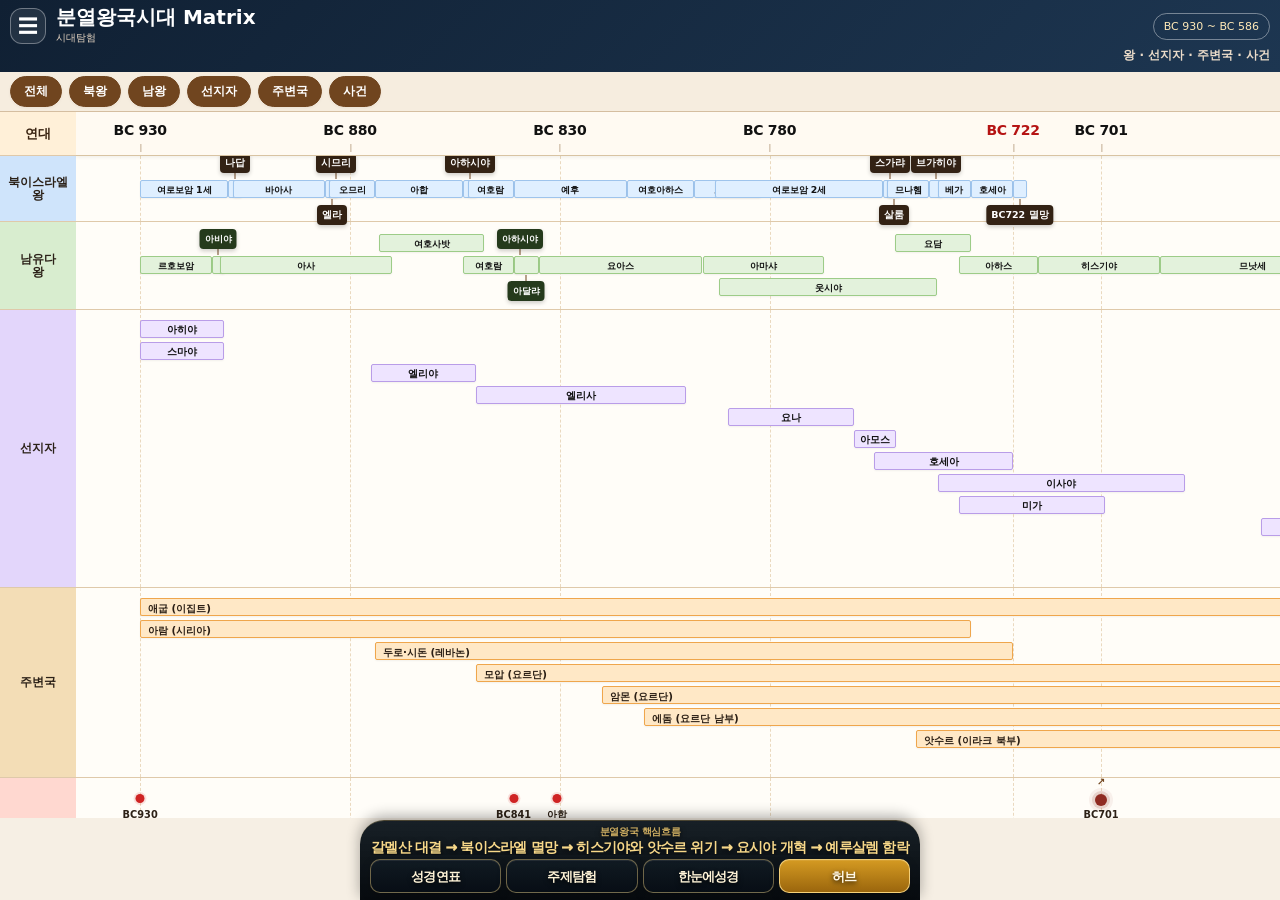
<file: index.html>
<!DOCTYPE html>
<html lang="ko">
<head>
<meta charset="UTF-8">
<meta name="viewport" content="width=device-width, initial-scale=1.0, viewport-fit=cover">
<title>CEN Bible 분열왕국 Matrix</title>
<link rel="manifest" href="manifest.json">
<meta name="theme-color" content="#132235">
<style>
*{box-sizing:border-box}
html,body{
  margin:0;padding:0;width:100%;height:100%;
  overflow:hidden;
  font-family:system-ui,-apple-system,BlinkMacSystemFont,"Segoe UI",sans-serif;
  background:#f6efe4;color:#17130f;
}
.header{
  height:72px;background:linear-gradient(135deg,#102033,#1d3651) !important;
  color:#fff;padding:7px 10px 5px;
  box-shadow:0 2px 10px rgba(0,0,0,.16);
}
.headerTop{height:38px;display:flex;align-items:center;gap:10px}
.menuBtn{
  width:36px;height:36px;border-radius:12px;
  border:1px solid rgba(255,255,255,.35);
  background:rgba(255,255,255,.08);color:#fff;font-size:20px;
}
.brand{flex:1;min-width:0}
.brand b{display:block;font-size:20px;font-weight:900;line-height:1}
.brand span{display:block;font-size:10px;color:#e8d7c4;margin-top:4px}
.period{
  border:1px solid rgba(255,255,255,.4);
  border-radius:999px;padding:6px 10px;
  font-size:11px;color:#ffe9b7;white-space:nowrap;
}
.headerBottom{
  height:20px;display:flex;justify-content:space-between;align-items:center;
  font-size:12px;font-weight:900;
}
.headerBottom span:last-child{font-weight:600;color:#eadbc9}

/* 상단 탭 스타일 */
.tabs{
  height:40px;display:flex;gap:7px;align-items:center;overflow-x:auto;
  padding:5px 10px;background:#f6eddf !important;border-bottom:1px solid #d5bea0 !important;
}
.tab{
  flex:0 0 auto;padding:6px 13px;border-radius:999px;
  border:1px solid #c4ab87;background:#fffaf2;
  font-size:12px;font-weight:900;color:#1e150f;
  box-shadow:0 1px 3px rgba(60,35,15,.06);
  cursor:pointer;
  transition: all 0.2s;
}
.tab.active{background:#70451f !important;color:#fff !important;border-color:#70451f !important;}

.main{
  height:calc(100% - 72px - 40px - 46px);
  overflow:auto;background:#fffaf2 !important;
}
.matrix{
  min-width:1680px !important;
  display:grid;
  grid-template-columns:76px 1fr !important;
  background:#fffdf8 !important;
}
.left{
  position:sticky;left:0;z-index:20;
  display:flex;align-items:center;justify-content:center;text-align:center;
  font-weight:900;border-right:none !important;border-bottom:1px solid #dfc9aa !important;
  white-space:normal !important;
  word-break:keep-all !important;
  overflow:hidden !important;
}
.axisLeft{
  height:44px;font-size:13px;background:#fff0d8 !important;
  position:sticky;top:0;z-index:40;
  width:76px !important;min-width:76px !important;max-width:76px !important;
  color:#3a2412 !important;
}
.axis{
  position:sticky;top:0;z-index:30;
  height:44px;background:#fffaf2 !important;border-bottom:1px solid #d8c3a2;
  box-shadow:0 1px 4px rgba(0,0,0,.07);
  overflow:visible !important;
}
.tick{
  position:absolute;top:10px;transform:translateX(-50%);
  font-size:14px !important;font-weight:900;color:#111;white-space:nowrap !important;
  letter-spacing:-.3px;
}
.tick.red{color:#b51313}
.tick:after{
  content:"";position:absolute;left:50%;top:22px;width:1px;height:8px;background:#c2ad93 !important;
}
.grid{
  position:absolute;top:0;bottom:0;border-left:1px dashed #ead9bf !important;
}
.left.rowLabel{
  width:76px !important;min-width:76px !important;max-width:76px !important;
  font-size:11.5px !important;line-height:1.08 !important;padding:1px !important;
  color:#2b2118 !important;
}
.left.rowLabel br { display:block !important; }

.labelNorth{background:#e7f3ff !important;}
.labelSouth{background:#ecf7e6 !important;}
.labelProphets{background:#f2ebff !important;}
.labelNations{background:#fff0d8 !important;}
.labelEvents{background:#ffece8 !important;}

/* 행 플롯 영역 */
.plot{
  position:relative;overflow:visible !important;border-bottom:1px solid #dfc9aa !important;background:#fffdf8 !important;
}
.bar{
  position:absolute;height:18px;line-height:18px;border-radius:2px !important;
  padding:0 5px;font-size:10.3px !important;font-weight:900;color:#111;
  border:1px solid rgba(0,0,0,.14);white-space:nowrap;overflow:hidden;
  text-align:center;box-shadow:0 1px 2px rgba(0,0,0,.05);
  cursor:pointer;
  z-index:2;
}
.northBar{background:#dfefff !important;border-color:#9ec4ec !important;}
.southBar{background:#e3f2dc !important;border-color:#9dcc88 !important;}
.prophetBar{background:#eee4ff !important;border-color:#b99de8 !important;}
.nationBar{background:#ffe8c6 !important;border-color:#efa64c !important;text-align:left;overflow:hidden !important;}

/* 왕들의 위/아래 교차 배치 지시선 레이아웃 */
.bar.pin-top, .bar.pin-bottom {
  overflow:visible !important;
  text-indent: -9999px;
}
.bar.pin-top::after {
  content: attr(data-display-name);
  position: absolute;
  bottom: 24px;
  left: 50%;
  transform: translateX(-50%);
  background: #332214;
  color: #fff;
  font-size: 9.5px;
  padding: 1px 5px;
  border-radius: 4px;
  text-indent: 0;
  white-space: nowrap;
  box-shadow: 0 2px 4px rgba(0,0,0,0.2);
  z-index: 10;
}
.bar.pin-top::before {
  content: "";
  position: absolute;
  bottom: 18px;
  left: 50%;
  transform: translateX(-50%);
  width: 1px;
  height: 7px;
  background: #70451f;
  z-index: 9;
}
.bar.pin-bottom::after {
  content: attr(data-display-name);
  position: absolute;
  top: 24px;
  left: 50%;
  transform: translateX(-50%);
  background: #332214;
  color: #fff;
  font-size: 9.5px;
  padding: 1px 5px;
  border-radius: 4px;
  text-indent: 0;
  white-space: nowrap;
  box-shadow: 0 2px 4px rgba(0,0,0,0.2);
  z-index: 10;
}
.bar.pin-bottom::before {
  content: "";
  position: absolute;
  top: 18px;
  left: 50%;
  transform: translateX(-50%);
  width: 1px;
  height: 7px;
  background: #70451f;
  z-index: 9;
}
.bar.pin-top.south-pin::after, .bar.pin-bottom.south-pin::after {
  background: #253a1c;
}

/* 스마트 스크롤 동적 동기화 텍스트 레이블 스타일 */
.scroll-label {
  display: inline-block;
  font-weight: 900;
  color: #2b1f15;
  white-space: nowrap;
  will-change: transform;
  padding-left: 2px;
}

.dot{
  position:absolute;width:9px !important;height:9px !important;border-radius:50%;
  background:#cf2424 !important;transform:translateX(-50%);
  box-shadow:0 0 0 2px rgba(207,36,36,.12);
  cursor:pointer;
}
.eventText{
  position:absolute;width:72px;transform:translateX(-50%);
  text-align:center;font-size:9.8px !important;font-weight:900;line-height:1.12;
  color:#2d2116 !important;
}

/* 하단 와이드 액션바 구조 */
.actions{
  height:46px;display:flex;gap:7px;overflow-x:auto;align-items:center;
  padding:5px 10px;background:#f6eddf !important;border-top:1px solid #d5bea0 !important;
}
.action{
  flex:0 0 auto;padding:7px 15px;border-radius:12px;
  border:1px solid #c4ab87;background:#fffaf2 !important;font-size:12px;font-weight:900;
  box-shadow:0 1px 3px rgba(60,35,15,.06);
  white-space:nowrap;
}

.hidden{display:none!important}

/* 모달 */
.modal{
  position:fixed;inset:0;background:rgba(0,0,0,.38);z-index:100;
  display:none;align-items:center;justify-content:center;padding:16px;
}
.modal.show{display:flex}
.card{
  width:min(430px,100%);background:#fffaf2;border:1px solid #d1b58a;
  border-radius:16px;padding:15px;
}
.cardTitle{font-size:18px;font-weight:900;margin-bottom:7px;color:#3c2512}
.cardBody{font-size:13px;line-height:1.55;white-space:pre-line;color:#4b3828}
.close{
  width:100%;margin-top:12px;border:0;background:#70451f;color:white;
  border-radius:11px;padding:10px;font-weight:900;cursor:pointer;
}
/* 핵심 사건 허브목록 팝업 */
.hubListModal{display:grid;gap:8px;margin-top:6px}
.hubListModal button{width:100%;border:1px solid #c4ab87;background:#fff8e8;border-radius:13px;padding:11px 12px;text-align:left;font-weight:900;color:#17304a;box-shadow:0 1px 3px rgba(60,35,15,.06);}
.hubListModal button span{display:block;margin-top:3px;font-size:11px;color:#6d5b40;font-weight:800}


@media(max-width:420px){
  .matrix{grid-template-columns:72px 1fr !important;}
  .rowLabel{font-size:11px !important;}
  .axisLeft{font-size:12.5px !important;width:72px !important;min-width:72px !important;max-width:72px !important;}
}

/* north kingdom chronology fix: all north kings stop at BC 722 */
.plot.view.northKings .bar{font-size:9.4px !important;padding:0 3px !important;}


/* chronology correction: synced prophet activity dates with BC930~586 axis */
.labelNorth{background:#cfe4fb !important;}
.labelSouth{background:#d8edcf !important;}
.labelProphets{background:#e3d6fb !important;}
.labelNations{background:#f3ddb6 !important;}
.labelEvents{background:#ffd8d0 !important;}
.plot.view.prophets .bar{font-size:9.8px !important;}


/* hub link markers */
.dot[data-hub]{
  width:12px !important;
  height:12px !important;
  background:#8f2b22 !important;
  box-shadow:0 0 0 3px rgba(143,43,34,.16), 0 0 0 6px rgba(143,43,34,.06) !important;
}
.dot[data-hub]::after{
  content:"↗";
  position:absolute;
  left:50%;
  top:-18px;
  transform:translateX(-50%);
  font-size:10px;
  font-weight:900;
  color:#70451f;
}


/* BC586 label position fix */
.eventText.finalEvent{
  text-align:right !important;
  width:86px !important;
  transform:translateX(-86%) !important;
}


/* BC586 event label final fix: keep text close to dot */
.eventText586{
  width:76px !important;
  transform:translateX(-58%) !important;
  text-align:center !important;
  font-size:9.8px !important;
  line-height:1.12 !important;
  z-index:6 !important;
}


.eventText.finalEvent{
  transform:translateX(-58%) !important;
  text-align:center !important;
}


/* matrix review fixes: chronological accuracy and footer hub navigation */
.plot.view.southKings .bar{font-size:9.2px !important;padding:0 3px !important;}
.plot.view.southKings .bar.pin-top::after,.plot.view.southKings .bar.pin-bottom::after{font-size:9px !important;}
.action{cursor:pointer;}
.menuBtn{cursor:pointer;}

</style>

<style id="cen-divided-matrix-enhance-v1">
.cen-enhance-panel{max-width:760px;margin:14px auto;padding:0 10px;font-family:system-ui,-apple-system,BlinkMacSystemFont,"Segoe UI",sans-serif}
.cen-layer-card{background:linear-gradient(135deg,#fff8e8,#efe2c3);border:1px solid #cdb58b;border-radius:18px;padding:12px;margin:12px 0;box-shadow:0 4px 14px rgba(60,40,15,.08)}
.cen-layer-title{font-size:15px;font-weight:900;color:#17304a;border-left:6px solid #7b4b2c;padding-left:8px;margin-bottom:10px}
.cen-empire-flow{display:grid;grid-template-columns:repeat(3,minmax(0,1fr));gap:8px}
.cen-prophet-flow{display:grid;grid-template-columns:repeat(4,minmax(0,1fr));gap:8px}
.cen-collapse-flow{display:grid;grid-template-columns:repeat(2,minmax(0,1fr));gap:8px}
.cen-node{min-height:70px;background:#fffaf0;border:1px solid #d2bd96;border-radius:14px;padding:9px 7px;text-align:center}
.cen-node b{display:block;font-size:12px;color:#16213a}
.cen-node span{display:block;font-size:10px;color:#6a5639;margin-top:4px;line-height:1.35}
.cen-node.dark{background:linear-gradient(135deg,#2b3448,#682b22);border-color:#9e6748}.cen-node.dark b,.cen-node.dark span{color:#fff6df}
.cen-warning-strip{background:linear-gradient(90deg,#7b2f1c,#2b1a18);color:#fff6df;border-radius:16px;padding:12px;font-size:12px;line-height:1.5;font-weight:800;text-align:center;border:1px solid rgba(255,210,130,.35)}
.cen-countdown{display:grid;grid-template-columns:repeat(5,minmax(0,1fr));gap:6px}
.cen-count{background:#2f1e1b;color:#ffe3bd;border:1px solid #8b4a2a;border-radius:13px;padding:8px 4px;text-align:center;font-size:10px;font-weight:900}
.cen-count small{display:block;margin-top:4px;color:#d8b999;font-size:9px}
@media(max-width:430px){.cen-prophet-flow{grid-template-columns:repeat(2,minmax(0,1fr))}.cen-collapse-flow{grid-template-columns:1fr}.cen-countdown{grid-template-columns:repeat(2,minmax(0,1fr))}}
</style>


<style id="hub-click-area-fix">
.eventText{
  pointer-events:none !important;
  cursor:default !important;
}
.dot[data-hub]{
  cursor:pointer !important;
}
.plot.view.events{
  cursor:default !important;
}
</style>


<style id="hub-explore-button-style">
.eventText.hasHub{
  pointer-events:auto !important;
  cursor:default !important;
}
.hubExploreBtn{
  display:inline-block;
  margin-top:3px;
  padding:2px 5px;
  border-radius:999px;
  background:#70451f;
  color:#fff8e8;
  border:1px solid #a87942;
  font-size:8.5px;
  font-weight:900;
  line-height:1.1;
  box-shadow:0 1px 3px rgba(70,40,15,.18);
  cursor:pointer;
  white-space:nowrap;
}
.hubExploreBtn:active{
  transform:scale(.96);
}
</style>


<style id="CEN-UNIFIED-FOOTER-V5-CSS">
body{padding-bottom:92px!important}
.unifiedDock{position:fixed!important;left:50%!important;bottom:0!important;transform:translateX(-50%)!important;width:100%!important;max-width:560px!important;z-index:3000!important;padding:5px 10px calc(7px + env(safe-area-inset-bottom))!important;background:linear-gradient(to top,rgba(4,8,12,.98),rgba(9,18,26,.92))!important;border-top:1px solid rgba(247,216,137,.24)!important;box-shadow:0 -10px 24px rgba(0,0,0,.42)!important;backdrop-filter:blur(16px)!important;display:block!important;min-height:auto!important}
.unifiedDock .coreFlow{margin:0 0 4px!important;text-align:center!important;color:#f7d889!important;font-weight:900!important;line-height:1.18!important;font-size:clamp(10px,2.65vw,14px)!important;letter-spacing:-.055em!important;text-shadow:0 2px 6px rgba(0,0,0,.85)!important;white-space:normal!important;overflow:visible!important;text-overflow:clip!important}
.unifiedDock .coreFlow small{display:block!important;margin-bottom:1px!important;color:#d7b565!important;font-size:clamp(7px,1.9vw,10px)!important;font-weight:800!important;letter-spacing:-.03em!important;opacity:.95!important}
.unifiedDock .unifiedNav{display:grid!important;grid-template-columns:repeat(4,1fr)!important;gap:5px!important;width:100%!important;margin:0!important;padding:0!important}
.unifiedDock .action{min-height:34px!important;border:1.2px solid rgba(247,216,137,.42)!important;border-radius:10px!important;background:linear-gradient(180deg,rgba(18,28,36,.92),rgba(8,15,22,.9))!important;box-shadow:inset 0 1px 0 rgba(255,255,255,.08),0 5px 12px rgba(0,0,0,.30)!important;color:#fff4d8!important;text-decoration:none!important;font-size:clamp(10px,2.55vw,13px)!important;font-weight:950!important;display:flex!important;align-items:center!important;justify-content:center!important;line-height:1.0!important;text-align:center!important;letter-spacing:-.06em!important;text-shadow:0 2px 5px rgba(0,0,0,.75)!important;padding:0 2px!important;cursor:pointer!important}
.unifiedDock .action.main,.unifiedDock .action[data-link="hub"],.unifiedDock .action[data-footer="hub"]{background:linear-gradient(180deg,#d49a22,#9b660d)!important;border-color:rgba(255,224,142,.82)!important;color:#fff8e6!important;box-shadow:inset 0 1px 0 rgba(255,255,255,.2),0 5px 13px rgba(0,0,0,.34)!important}
@media(min-width:680px){.unifiedDock{border-radius:24px 24px 0 0!important}}
</style>


<style id="CEN-FOOTER-HEIGHT-FIX-V5B">
:root{--cen-footer-h:92px!important;}
.phone.main-content{bottom:calc(92px + env(safe-area-inset-bottom))!important;}
.app-container{background:#020b10!important;}
</style>

<style id="CEN-BLACK-GAP-FIX-V5C">
/* v5c: 기존 하단 흐름/푸터 예약공간 제거 + 통합 네비게이터 기준으로 재정렬 */
:root{--footer-h:92px!important;--flow-h:0px!important;--cen-footer-h:82px!important;}
.flow-dock,.fixedFooter:not(.unifiedDock),.cen-bottom-solid-bg,.jesus-flow-strip,.era-flow-strip{display:none!important;height:0!important;min-height:0!important;padding:0!important;margin:0!important;border:0!important;box-shadow:none!important;overflow:hidden!important;pointer-events:none!important;}
.viewport{bottom:calc(92px + env(safe-area-inset-bottom))!important;}
.unifiedDock{height:auto!important;min-height:0!important;}
.unifiedDock .action{min-height:34px!important;}
.unifiedDock .coreFlow{margin-bottom:4px!important;}
.unifiedDock .action[data-link="overview"]{letter-spacing:-.07em!important;}
</style>

<style id="CEN-SAFE-FOOTER-V5D">
:root{--cen-safe-footer-h:82px!important;}
html,body{padding-bottom:0!important;}
body{overflow-x:hidden!important;}
/* 기존 하단 예약/배경/구형 푸터는 완전히 제거 */
.cen-bottom-solid-bg,.jesus-flow-strip,.era-flow-strip,.flow-dock,.fixedFooter:not(#cenSafeFooter),footer.actions.unifiedDock:not(#cenSafeFooter){display:none!important;height:0!important;min-height:0!important;max-height:0!important;padding:0!important;margin:0!important;border:0!important;box-shadow:none!important;overflow:hidden!important;pointer-events:none!important;opacity:0!important;}
/* 타임라인형 M07/M08: 실제 스크롤 영역을 푸터 바로 위에서 끝냄 */
main.main{height:calc(100% - 72px - 40px - var(--cen-safe-footer-h) - env(safe-area-inset-bottom))!important;padding-bottom:0!important;margin-bottom:0!important;}
/* 이미지형 M09: 마지막 이미지가 푸터에 가리지 않도록 여유만 주고 검은 블록은 만들지 않음 */
.app{padding-bottom:calc(var(--cen-safe-footer-h) + env(safe-area-inset-bottom))!important;}
#cenSafeFooter{position:fixed!important;left:50%!important;right:auto!important;bottom:0!important;transform:translateX(-50%)!important;width:100%!important;max-width:560px!important;z-index:2147483000!important;display:block!important;padding:5px 10px calc(7px + env(safe-area-inset-bottom))!important;background:linear-gradient(to top,rgba(4,8,12,.99),rgba(9,18,26,.94))!important;border-top:1px solid rgba(247,216,137,.28)!important;box-shadow:0 -4px 14px rgba(0,0,0,.32)!important;backdrop-filter:blur(12px)!important;opacity:1!important;pointer-events:auto!important;}
#cenSafeFooter .coreFlow{display:block!important;margin:0 0 4px!important;padding:0!important;text-align:center!important;color:#f7d889!important;font-weight:950!important;line-height:1.16!important;font-size:clamp(10px,2.65vw,14px)!important;letter-spacing:-.055em!important;text-shadow:0 2px 6px rgba(0,0,0,.85)!important;white-space:nowrap!important;overflow:hidden!important;text-overflow:ellipsis!important;}
#cenSafeFooter .coreFlow small{display:block!important;margin:0 0 1px!important;color:#d7b565!important;font-size:clamp(7px,1.9vw,10px)!important;font-weight:800!important;letter-spacing:-.03em!important;opacity:.95!important;}
#cenSafeFooter .unifiedNav{display:grid!important;grid-template-columns:repeat(4,1fr)!important;gap:5px!important;width:100%!important;margin:0!important;padding:0!important;}
#cenSafeFooter .action{min-height:34px!important;height:34px!important;border:1.2px solid rgba(247,216,137,.42)!important;border-radius:10px!important;background:linear-gradient(180deg,rgba(18,28,36,.92),rgba(8,15,22,.9))!important;box-shadow:inset 0 1px 0 rgba(255,255,255,.08),0 4px 10px rgba(0,0,0,.28)!important;color:#fff4d8!important;text-decoration:none!important;font-size:clamp(10px,2.55vw,13px)!important;font-weight:950!important;display:flex!important;align-items:center!important;justify-content:center!important;line-height:1!important;text-align:center!important;letter-spacing:-.06em!important;text-shadow:0 2px 5px rgba(0,0,0,.75)!important;padding:0 2px!important;cursor:pointer!important;}
#cenSafeFooter .action.main,#cenSafeFooter .action[data-link="hub"],#cenSafeFooter .action[data-footer="hub"]{background:linear-gradient(180deg,#d49a22,#9b660d)!important;border-color:rgba(255,224,142,.82)!important;color:#fff8e6!important;}
</style>

</head>
<body>

<header class="header">
  <div class="headerTop">
    <button class="menuBtn">☰</button>
    <div class="brand">
      <b>분열왕국시대 Matrix</b>
      <span>시대탐험</span>
    </div>
    <div class="period">BC 930 ~ BC 586</div>
  </div>
  <div class="headerBottom">
    <span></span>
    <span>왕 · 선지자 · 주변국 · 사건</span>
  </div>
</header>

<nav class="tabs">
  <button class="tab active" data-view="all">전체</button>
  <button class="tab active" data-view="northKings">북왕</button>
  <button class="tab active" data-view="southKings">남왕</button>
  <button class="tab active" data-view="prophets">선지자</button>
  <button class="tab active" data-view="nations">주변국</button>
  <button class="tab active" data-view="events">사건</button>
</nav>

<main class="main" id="mainScroll">
<div class="matrix" id="matrix">

<div class="left axisLeft">연대</div>
<div class="axis">
  <div class="tick" style="left:4.00%">BC 930</div>
  <div class="tick" style="left:17.08%">BC 880</div>
  <div class="tick" style="left:30.16%">BC 830</div>
  <div class="tick" style="left:43.24%">BC 780</div>
  <div class="tick red" style="left:58.42%">BC 722</div>
  <div class="tick" style="left:63.91%">BC 701</div>
  <div class="tick" style="left:84.58%">BC 622</div>
  <div class="tick red" style="left:94.00%">BC 586</div>
</div>

<div class="left rowLabel labelNorth view northKings">북이스라엘<br>왕</div>
<div class="plot view northKings" style="height:66px">
  <div class="grid" style="left:4.00%"></div><div class="grid" style="left:17.08%"></div><div class="grid" style="left:30.16%"></div><div class="grid" style="left:43.24%"></div><div class="grid" style="left:58.42%"></div><div class="grid" style="left:63.91%"></div><div class="grid" style="left:84.58%"></div><div class="grid" style="left:94.00%"></div>
  <div class="bar northBar" data-title="여로보암 1세" data-info="연대: BC 930~909" style="left:4.00%;top:24px;width:5.49%">여로보암 1세</div>
  <div class="bar northBar pin-top" data-display-name="나답" data-title="나답" data-info="연대: BC 909~908" style="left:9.49%;top:24px;width:0.85%">나답</div>
  <div class="bar northBar" data-title="바아사" data-info="연대: BC 908~886" style="left:9.76%;top:24px;width:5.76%">바아사</div>
  <div class="bar northBar pin-bottom" data-display-name="엘라" data-title="엘라" data-info="연대: BC 886~885" style="left:15.51%;top:24px;width:0.85%">엘라</div>
  <div class="bar northBar pin-top" data-display-name="시므리" data-title="시므리" data-info="연대: BC 885, 7일 왕" style="left:15.77%;top:24px;width:0.85%">시므리</div>
  <div class="bar northBar" data-title="오므리" data-info="연대: BC 885~874" style="left:15.77%;top:24px;width:2.88%">오므리</div>
  <div class="bar northBar" data-title="아합" data-info="연대: BC 874~853" style="left:18.65%;top:24px;width:5.49%">아합</div>
  <div class="bar northBar pin-top" data-display-name="아하시야" data-title="아하시야" data-info="연대: BC 853~852" style="left:24.15%;top:24px;width:0.85%">아하시야</div>
  <div class="bar northBar" data-title="여호람" data-info="연대: BC 852~841" style="left:24.41%;top:24px;width:2.88%">여호람</div>
  <div class="bar northBar" data-title="예후" data-info="연대: BC 841~814" style="left:27.28%;top:24px;width:7.06%">예후</div>
  <div class="bar northBar" data-title="여호아하스" data-info="연대: BC 814~798" style="left:34.35%;top:24px;width:4.19%">여호아하스</div>
  <div class="bar northBar" data-title="요아스" data-info="연대: BC 798~782" style="left:38.53%;top:24px;width:4.19%">요아스</div>
  <div class="bar northBar" data-title="여로보암 2세" data-info="연대: BC 793~753" style="left:39.84%;top:24px;width:10.47%">여로보암 2세</div>
  <div class="bar northBar pin-top" data-display-name="스가랴" data-title="스가랴" data-info="연대: BC 753" style="left:50.31%;top:24px;width:0.85%">스가랴</div>
  <div class="bar northBar pin-bottom" data-display-name="살룸" data-title="살룸" data-info="연대: BC 752, 단명 왕" style="left:50.57%;top:24px;width:0.85%">살룸</div>
  <div class="bar northBar" data-title="므나헴" data-info="연대: BC 752~742" style="left:50.57%;top:24px;width:2.62%">므나헴</div>
  <div class="bar northBar pin-top" data-display-name="브가히야" data-title="브가히야" data-info="연대: BC 742~740" style="left:53.19%;top:24px;width:0.85%">브가히야</div>
  <div class="bar northBar" data-title="베가" data-info="연대: BC 740~732" style="left:53.71%;top:24px;width:2.09%">베가</div>
  <div class="bar northBar" data-title="호세아" data-info="연대: BC 732~722, 북이스라엘 마지막 왕" style="left:55.80%;top:24px;width:2.62%">호세아</div>
  <div class="bar northBar pin-bottom" data-display-name="BC722 멸망" data-title="북이스라엘 멸망" data-info="BC 722 앗수르에 의해 사마리아가 함락되고 북이스라엘이 멸망합니다." style="left:58.42%;top:24px;width:0.85%">멸망</div>
</div>

<div class="left rowLabel labelSouth view southKings">남유다<br>왕</div>
<div class="plot view southKings" style="height:88px">
  <div class="grid" style="left:4.00%"></div><div class="grid" style="left:17.08%"></div><div class="grid" style="left:30.16%"></div><div class="grid" style="left:43.24%"></div><div class="grid" style="left:58.42%"></div><div class="grid" style="left:63.91%"></div><div class="grid" style="left:84.58%"></div><div class="grid" style="left:94.00%"></div>

  <div class="bar southBar" data-title="르호보암" data-info="연대: BC 930~913" style="left:4.00%;top:34px;width:4.45%">르호보암</div>
  <div class="bar southBar pin-top south-pin" data-display-name="아비야" data-title="아비야" data-info="연대: BC 913~911" style="left:8.45%;top:34px;width:0.85%">아비야</div>
  <div class="bar southBar" data-title="아사" data-info="연대: BC 911~870" style="left:8.97%;top:34px;width:10.73%">아사</div>
  <div class="bar southBar" data-title="여호사밧" data-info="연대: BC 873~848" style="left:18.91%;top:12px;width:6.54%">여호사밧</div>
  <div class="bar southBar" data-title="여호람" data-info="연대: BC 853~841" style="left:24.15%;top:34px;width:3.14%">여호람</div>
  <div class="bar southBar pin-top south-pin" data-display-name="아하시야" data-title="아하시야" data-info="연대: BC 841" style="left:27.28%;top:34px;width:0.85%">아하시야</div>
  <div class="bar southBar pin-bottom south-pin" data-display-name="아달랴" data-title="아달랴" data-info="연대: BC 841~835" style="left:27.28%;top:34px;width:1.57%">아달랴</div>
  <div class="bar southBar" data-title="요아스" data-info="연대: BC 835~796" style="left:28.85%;top:34px;width:10.20%">요아스</div>
  <div class="bar southBar" data-title="아마샤" data-info="연대: BC 796~767" style="left:39.06%;top:34px;width:7.59%">아마샤</div>
  <div class="bar southBar" data-title="웃시야" data-info="연대: BC 792~740" style="left:40.10%;top:56px;width:13.60%">웃시야</div>
  <div class="bar southBar" data-title="요담" data-info="연대: BC 750~732" style="left:51.09%;top:12px;width:4.71%">요담</div>
  <div class="bar southBar" data-title="아하스" data-info="연대: BC 735~716" style="left:55.02%;top:34px;width:4.97%">아하스</div>
  <div class="bar southBar" data-title="히스기야" data-info="연대: BC 716~687" style="left:59.99%;top:34px;width:7.59%">히스기야</div>
  <div class="bar southBar" data-title="므낫세" data-info="연대: BC 687~643" style="left:67.58%;top:34px;width:11.51%">므낫세</div>
  <div class="bar southBar pin-top south-pin" data-display-name="아몬" data-title="아몬" data-info="연대: BC 643~641" style="left:79.09%;top:34px;width:0.85%">아몬</div>
  <div class="bar southBar" data-title="요시야" data-info="연대: BC 641~609" style="left:79.61%;top:34px;width:8.37%">요시야</div>
  <div class="bar southBar pin-top south-pin" data-display-name="여호아하스" data-title="여호아하스" data-info="연대: BC 609" style="left:87.98%;top:34px;width:0.85%">여호아하스</div>
  <div class="bar southBar" data-title="여호야김" data-info="연대: BC 609~598" style="left:87.98%;top:56px;width:2.88%">여호야김</div>
  <div class="bar southBar pin-top south-pin" data-display-name="여호야긴" data-title="여호야긴" data-info="연대: BC 598~597" style="left:90.86%;top:34px;width:0.85%">여호야긴</div>
  <div class="bar southBar" data-title="시드기야" data-info="연대: BC 597~586, 남유다 마지막 왕" style="left:91.12%;top:56px;width:2.88%">시드기야</div>
</div>

<div class="left rowLabel labelProphets view prophets">선지자</div>
<div class="plot view prophets" style="height:278px">
  <div class="grid" style="left:4.00%"></div><div class="grid" style="left:17.08%"></div><div class="grid" style="left:30.16%"></div><div class="grid" style="left:43.24%"></div><div class="grid" style="left:58.42%"></div><div class="grid" style="left:63.91%"></div><div class="grid" style="left:84.58%"></div><div class="grid" style="left:94.00%"></div>
  <div class="bar prophetBar" data-title="아히야" data-info="활동시기: 대략 BC 930~910&#10;여로보암 1세와 관련된 선지자. 왕상 11장, 14장" style="left:4.00%;top:10px;width:5.23%">아히야</div>
  <div class="bar prophetBar" data-title="스마야" data-info="활동시기: 대략 BC 930~910&#10;왕국 분열 직후 유다에 경고한 선지자. 왕상 12장, 대하 11장" style="left:4.00%;top:32px;width:5.23%">스마야</div>
  <div class="bar prophetBar" data-title="엘리야" data-info="활동시기: 대략 BC 875~850&#10;아합 시대 중심 활동. 갈멜산 대결과 연결. 왕상 17~19장" style="left:18.39%;top:54px;width:6.54%">엘리야</div>
  <div class="bar prophetBar" data-title="엘리사" data-info="활동시기: 대략 BC 850~800&#10;엘리야 이후 북이스라엘 여러 왕 시기에 활동. 왕하 2~13장" style="left:24.93%;top:76px;width:13.08%">엘리사</div>
  <div class="bar prophetBar" data-title="요나" data-info="활동시기: 대략 BC 790~760&#10;여로보암 2세 시기와 관련. 왕하 14:25, 요나" style="left:40.63%;top:98px;width:7.85%">요나</div>
  <div class="bar prophetBar" data-title="아모스" data-info="활동시기: 대략 BC 760~750&#10;여로보암 2세 말기 북이스라엘 사회 불의 책망" style="left:48.48%;top:120px;width:2.62%">아모스</div>
  <div class="bar prophetBar" data-title="호세아" data-info="활동시기: 대략 BC 755~722&#10;북이스라엘 멸망 전까지 언약 배반을 경고" style="left:49.78%;top:142px;width:8.63%">호세아</div>
  <div class="bar prophetBar" data-title="이사야" data-info="활동시기: 대략 BC 740~681&#10;웃시야·요담·아하스·히스기야 시대. 앗수르 위기와 연결" style="left:53.71%;top:164px;width:15.44%">이사야</div>
  <div class="bar prophetBar" data-title="미가" data-info="활동시기: 대략 BC 735~700&#10;요담·아하스·히스기야 시대. 남유다 사회 불의와 심판 경고" style="left:55.02%;top:186px;width:9.16%">미가</div>
  <div class="bar prophetBar" data-title="나훔" data-info="활동시기: 대략 BC 663~612&#10;앗수르 니느웨 심판 예언. 니느웨 멸망 직전 흐름" style="left:73.85%;top:208px;width:13.34%">나훔</div>
  <div class="bar prophetBar" data-title="스바냐" data-info="활동시기: 대략 BC 640~609&#10;요시야 시대 활동. 요시야 개혁 전후 배경" style="left:79.87%;top:230px;width:8.11%">스바냐</div>
  <div class="bar prophetBar" data-title="예레미야" data-info="활동시기: 대략 BC 627~586&#10;요시야 13년부터 남유다 멸망기까지 활동한 선지자" style="left:83.27%;top:252px;width:10.73%">예레미야</div>
</div>

<div class="left rowLabel labelNations view nations">주변국</div>
<div class="plot view nations" style="height:190px">
  <div class="grid" style="left:4.00%"></div><div class="grid" style="left:17.08%"></div><div class="grid" style="left:30.16%"></div><div class="grid" style="left:43.24%"></div><div class="grid" style="left:58.42%"></div><div class="grid" style="left:63.91%"></div><div class="grid" style="left:84.58%"></div><div class="grid" style="left:94.00%"></div>

  <div class="bar nationBar" data-title="애굽 (이집트)" data-info="분열왕국 전 기간에 걸쳐 유다와 이스라엘 주변 정세에 영향" style="left:4.00%;top:10px;width:90.00%"><span class="scroll-label">애굽 (이집트)</span></div>
  <div class="bar nationBar" data-title="아람 (시리아)" data-info="북이스라엘과 지속적으로 충돌한 북방 세력" style="left:4.00%;top:32px;width:51.80%"><span class="scroll-label">아람 (시리아)</span></div>
  <div class="bar nationBar" data-title="두로·시돈 (레바논)" data-info="이세벨과 바알 문화 유입의 배경이 된 해안 세력" style="left:18.65%;top:54px;width:39.77%"><span class="scroll-label">두로·시돈 (레바논)</span></div>
  <div class="bar nationBar" data-title="모압 (요르단)" data-info="이스라엘 및 유다와 영토·조공 갈등을 겪은 동쪽 세력" style="left:24.93%;top:76px;width:63.05%"><span class="scroll-label">모압 (요르단)</span></div>
  <div class="bar nationBar" data-title="암몬 (요르단)" data-info="요단 동편에서 유다 말기까지 영향을 준 세력" style="left:32.78%;top:98px;width:58.34%"><span class="scroll-label">암몬 (요르단)</span></div>
  <div class="bar nationBar" data-title="에돔 (요르단 남부)" data-info="남유다와 남방 무역로를 두고 갈등한 세력" style="left:35.40%;top:120px;width:58.60%"><span class="scroll-label">에돔 (요르단 남부)</span></div>
  <div class="bar nationBar" data-title="앗수르 (이라크 북부)" data-info="북이스라엘을 멸망시키고 남유다를 압박한 제국" style="left:52.40%;top:142px;width:34.80%"><span class="scroll-label">앗수르 (이라크 북부)</span></div>
  <div class="bar nationBar" data-title="바벨론 (이라크)" data-info="남유다 예루살렘을 함락시키고 포로기를 연 제국" style="left:83.53%;top:164px;width:10.47%"><span class="scroll-label">바벨론 (이라크)</span></div>
</div>

<div class="left rowLabel labelEvents view events">핵심<br>사건</div>
<div class="plot view events" style="height:188px">
  <div class="grid" style="left:4.00%"></div><div class="grid" style="left:17.08%"></div><div class="grid" style="left:30.16%"></div><div class="grid" style="left:43.24%"></div><div class="grid" style="left:58.42%"></div><div class="grid" style="left:63.91%"></div><div class="grid" style="left:84.58%"></div><div class="grid" style="left:94.00%"></div>

  <div class="dot" data-title="왕국 분열" data-info="연도: BC 930&#10;솔로몬 사후 남북 왕국 분열" style="left:4.00%;top:16px"></div>
  <div class="eventText" style="left:4.00%;top:32px">BC930<br>왕국분열</div>
  <div class="dot" data-title="아합과 바알 숭배 확산" data-info="우상 숭배의 극치와 신앙적 정체성 위기" style="left:30%;top:16px"></div>
  <div class="eventText" style="left:30%;top:32px">아합<br>바알숭배</div>
  <div class="dot" data-title="갈멜산 대결" data-info="엘리야 선지자와 바알 선지자들의 대결" style="left:24.93%;top:76px" data-hub="hubs/index.html?hub=carmel"></div>
  <div class="eventText hasHub" style="left:24.93%;top:92px">BC850경<br>갈멜산<br><span class="hubExploreBtn" data-hub-url="hubs/index.html?hub=carmel">허브탐험</span></div>
  <div class="dot" data-title="예후의 아합 왕조 심판" data-info="예후의 혁명과 아합 가문을 심판" style="left:27.28%;top:16px"></div>
  <div class="eventText" style="left:27.28%;top:32px">BC841<br>예후</div>
  <div class="dot" data-title="아모스·호세아의 경고" data-info="멸망 전 도덕적 배도와 언약 배반 경고" style="left:49.78%;top:76px"></div>
  <div class="eventText" style="left:49.78%;top:92px">아모스<br>호세아</div>
  <div class="dot" data-title="북이스라엘 멸망" data-info="BC 722 사마리아 함락 및 사멸" style="left:58.42%;top:136px" data-hub="hubs/index.html?hub=north-israel-fall"></div>
  <div class="eventText hasHub" style="left:58.42%;top:152px">BC722<br>북이스라엘<br>멸망<br><span class="hubExploreBtn" data-hub-url="hubs/index.html?hub=north-israel-fall">허브탐험</span></div>
  <div class="dot" data-title="히스기야와 앗수르 위기" data-info="BC 701 산헤립 군대의 예루살렘 포위와 극적 구원" style="left:63.91%;top:16px" data-hub="hubs/index.html?hub=hezekiah-assyria"></div>
  <div class="eventText hasHub" style="left:63.91%;top:32px">BC701<br>앗수르위기<br><span class="hubExploreBtn" data-hub-url="hubs/index.html?hub=hezekiah-assyria">허브탐험</span></div>
  <div class="dot" data-title="요시야 개혁" data-info="BC 622 성전 수리 중 성경 율법책 발견과 전국적 개혁" style="left:84.58%;top:76px" data-hub="hubs/index.html?hub=josiah-reform"></div>
  <div class="eventText hasHub" style="left:84.58%;top:92px">BC622<br>요시야개혁<br><span class="hubExploreBtn" data-hub-url="hubs/index.html?hub=josiah-reform">허브탐험</span></div>
  <div class="dot" data-title="예루살렘 함락" data-info="BC 586 느부갓네살에 의한 남유다 함락과 성전 파괴" style="left:94.00%;top:136px" data-hub="hubs/index.html?hub=jerusalem-fall"></div>
  <div class="eventText hasHub" style="left:94.00%;top:152px">BC586<br>예루살렘<br>함락<br><span class="hubExploreBtn" data-hub-url="hubs/index.html?hub=jerusalem-fall">허브탐험</span></div>
</div>

</div>

<section class="cen-enhance-panel" id="cen-divided-enhance">
  <div class="cen-layer-card"><div class="cen-layer-title">제국 패권 흐름</div><div class="cen-empire-flow">
    <div class="cen-node"><b>아람</b><span>분열 초기 압박<br>북이스라엘과 충돌</span></div>
    <div class="cen-node"><b>앗수르</b><span>사마리아 함락<br>북이스라엘 멸망</span></div>
    <div class="cen-node dark"><b>바벨론</b><span>예루살렘 함락<br>성전 파괴</span></div>
  </div></div>
  <div class="cen-layer-card"><div class="cen-layer-title">선지자 경고 흐름</div><div class="cen-prophet-flow">
    <div class="cen-node"><b>엘리야</b><span>갈멜산 대결<br>돌아오라</span></div>
    <div class="cen-node"><b>엘리사</b><span>계승되는<br>선지자 사역</span></div>
    <div class="cen-node"><b>이사야</b><span>앗수르 위기 속<br>경고와 소망</span></div>
    <div class="cen-node dark"><b>예레미야</b><span>예루살렘 함락<br>직전의 눈물</span></div>
  </div></div>
  <div class="cen-layer-card"><div class="cen-layer-title">왕국 붕괴 흐름</div><div class="cen-collapse-flow">
    <div class="cen-node"><b>북이스라엘</b><span>여로보암의 죄 → 우상체계 유지 → 앗수르 압박 → 사마리아 함락</span></div>
    <div class="cen-node dark"><b>남유다</b><span>히스기야 회복 → 므낫세 타락 → 요시야 마지막 불꽃 → 예루살렘 함락</span></div>
  </div></div>
  <div class="cen-layer-card"><div class="cen-layer-title">멸망 카운트다운</div><div class="cen-countdown">
    <div class="cen-count">갈멜산<small>회복 가능성</small></div>
    <div class="cen-count">사마리아<small>북왕국 멸망</small></div>
    <div class="cen-count">히스기야<small>잠시 구원</small></div>
    <div class="cen-count">요시야<small>마지막 개혁</small></div>
    <div class="cen-count">BC586<small>예루살렘 함락</small></div>
  </div></div>
  <div class="cen-warning-strip">왕국은 외부 제국 때문에만 무너진 것이 아닙니다. 안에서는 우상숭배가 깊어졌고, 밖에서는 제국의 압박이 거세졌으며, 선지자의 경고는 끝내 왕국의 붕괴 앞에서 눈물로 바뀝니다.</div>
</section>

</main>

<div class="modal" id="modal">
  <div class="card">
    <div class="cardTitle" id="modalTitle"></div>
    <div class="cardBody" id="modalBody"></div>
    <button class="close" id="closeModal">닫기</button>
  </div>
</div>


<script id="cen-matrix-hub-link-script">
(function(){
  document.addEventListener('click', function(e){
    const hub = e.target.closest('.dot[data-hub]');
    if(!hub) return;
    e.preventDefault();
    e.stopPropagation();
    e.stopImmediatePropagation();
    const url = hub.dataset.hub;
    if(url){
      window.open(url, '_self');
    }
  }, true);
})();
</script>

<script>
const tabs = [...document.querySelectorAll('.tab')];
const views = [...document.querySelectorAll('.view')];

tabs.forEach(tab => {
  tab.onclick = () => {
    const targetView = tab.dataset.view;
    if (targetView === 'all') {
      const isAllActive = tab.classList.contains('active');
      tabs.forEach(t => {
        if (isAllActive) t.classList.remove('active');
        else t.classList.add('active');
      });
    } else {
      tab.classList.toggle('active');
      const nonAllTabs = tabs.filter(t => t.dataset.view !== 'all');
      const allActive = nonAllTabs.every(t => t.classList.contains('active'));
      const allTab = document.querySelector('.tab[data-view="all"]');
      if (allActive) allTab.classList.add('active');
      else allTab.classList.remove('active'); // 오류 수정
    }

    const activeViews = tabs
      .filter(t => t.classList.contains('active') && t.dataset.view !== 'all')
      .map(t => t.dataset.view);

    views.forEach(v => {
      const match = activeViews.some(cl => v.classList.contains(cl));
      v.classList.toggle('hidden', !match);
    });
    updateStickyLabels();
  };
});

const modal = document.getElementById('modal');
const mt = document.getElementById('modalTitle');
const mb = document.getElementById('modalBody');

document.querySelectorAll('[data-title]').forEach(el => {
  el.onclick = () => {
    mt.textContent = el.dataset.title;
    mb.textContent = el.dataset.info || '준비중입니다.';
    modal.classList.add('show');
  };
});
document.getElementById('closeModal').onclick = () => modal.classList.remove('show');
modal.onclick = e => { if (e.target === modal) modal.classList.remove('show'); };

const mainScroll = document.getElementById('mainScroll');

function updateStickyLabels() {
  const scrollLeft = mainScroll.scrollLeft;
  const labels = document.querySelectorAll('.scroll-label');

  labels.forEach(label => {
    const bar = label.parentElement;
    if (!bar) return;
    const barLeft = bar.offsetLeft;
    const barWidth = bar.offsetWidth;
    const labelWidth = label.offsetWidth || 80;
    let targetX = scrollLeft - barLeft + 6; 
    const maxX = barWidth - labelWidth - 8;
    if (targetX < 0) targetX = 0;
    if (targetX > maxX) targetX = maxX;
    label.style.transform = `translateX(${targetX}px)`;
  });
}

mainScroll.addEventListener('scroll', updateStickyLabels, { passive: true });
window.addEventListener('resize', updateStickyLabels);
setTimeout(updateStickyLabels, 100);

if('serviceWorker' in navigator){
  navigator.serviceWorker.register('./sw.js?v=matrix-review-20260610').catch(()=>{});
}
</script>

<script id="cen-matrix-footer-link-script">
(function(){
  const footerLinks = {
    '성경연표':'https://centiger.github.io/CEN-Chronology/?view=timeline',
    '주제탐험':'https://centiger.github.io/CEN-Chronology/',
    '한눈에성경':'https://centiger.github.io/CEN-Bible2.0/#overview66'
  };
  const hubItems = [
    {no:'①', title:'갈멜산 대결', sub:'여호와냐 바알이냐', url:'hubs/index.html?hub=carmel'},
    {no:'②', title:'북이스라엘 멸망', sub:'사마리아 함락', url:'hubs/index.html?hub=north-israel-fall'},
    {no:'③', title:'히스기야와 앗수르 위기', sub:'예루살렘 포위와 구원', url:'hubs/index.html?hub=hezekiah-assyria'},
    {no:'④', title:'요시야 개혁', sub:'율법책 발견과 마지막 개혁', url:'hubs/index.html?hub=josiah-reform'},
    {no:'⑤', title:'예루살렘 함락', sub:'성전 파괴와 포로', url:'hubs/index.html?hub=jerusalem-fall'}
  ];
  function openHubList(){
    mt.textContent = '분열왕국 허브 목록';
    mb.innerHTML = '<div class="hubListModal">' + hubItems.map(h =>
      `<button type="button" data-hub-url="${h.url}">${h.no} ${h.title}<span>${h.sub}</span></button>`
    ).join('') + '</div>';
    modal.classList.add('show');
  }
  document.addEventListener('click', function(e){
    const hubBtn = e.target.closest('[data-hub-url]');
    if(hubBtn){
      e.preventDefault();
      window.open(hubBtn.dataset.hubUrl, '_self');
      return;
    }
    const btn = e.target.closest('footer.actions .action');
    if(!btn) return;
    const label = (btn.textContent || '').trim();
    if(label === '허브'){
      e.preventDefault();
      e.stopPropagation();
      openHubList();
      return;
    }
    const url = footerLinks[label];
    if(!url) return;
    e.preventDefault();
    e.stopPropagation();
    window.open(url, '_self');
  }, true);

  const menuButton=document.querySelector('.menuBtn');
  if(menuButton){
    menuButton.addEventListener('click', function(e){
      e.preventDefault();
      openHubList();
    });
  }
})();
</script>



<script id="hub-explore-button-script">
(function(){
  document.addEventListener('click', function(e){
    const btn = e.target.closest('.hubExploreBtn[data-hub-url]');
    if(!btn) return;
    e.preventDefault();
    e.stopPropagation();
    e.stopImmediatePropagation();
    window.open(btn.dataset.hubUrl, '_self');
  }, true);
})();
</script>


<script id="CEN-UNIFIED-FOOTER-V5-LINKS">
(function(){
  const links={
    timeline:'https://centiger.github.io/CEN-Chronology/?view=timeline',
    connect:'https://centiger.github.io/CEN-Chronology/',
    overview:'https://centiger.github.io/CEN-Bible2.0/#overview66'
  };
  document.addEventListener('click',function(e){
    const btn=e.target.closest && e.target.closest('.unifiedDock .action');
    if(!btn) return;
    const key=btn.dataset.link || btn.dataset.footer || '';
    if(key==='timeline'||key==='connect'||key==='overview'){
      e.preventDefault(); e.stopPropagation(); e.stopImmediatePropagation();
      location.href=links[key];
    }
  },true);
})();
</script>

<footer class="footer actions unifiedDock" id="cenSafeFooter" aria-label="분열왕국 하단 네비게이터">
  <div class="coreFlow"><small>분열왕국 핵심흐름</small>갈멜산 대결 → 북이스라엘 멸망 → 히스기야와 앗수르 위기 → 요시야 개혁 → 예루살렘 함락</div>
  <nav class="unifiedNav" aria-label="하단 메뉴">
    <button class="action" type="button" data-link="timeline" data-footer="timeline">성경연표</button>
    <button class="action" type="button" data-link="connect" data-footer="connect">주제탐험</button>
    <button class="action" type="button" data-link="overview" data-footer="overview">한눈에성경</button>
    <button class="action main" type="button" data-link="hub" data-footer="hub">허브</button>
  </nav>
</footer>

<script id="CEN-SAFE-FOOTER-V5D-LINKS">
(function(){
  const links={
    timeline:'https://centiger.github.io/CEN-Chronology/?view=timeline',
    connect:'https://centiger.github.io/CEN-Chronology/',
    overview:'https://centiger.github.io/CEN-Bible2.0/#overview66'
  };
  document.addEventListener('click',function(e){
    const btn=e.target.closest && e.target.closest('#cenSafeFooter .action');
    if(!btn)return;
    e.preventDefault(); e.stopPropagation();
    const key=btn.dataset.link||btn.dataset.footer||'';
    if(key==='hub'){
      if(window.openReturnHubDrawer){window.openReturnHubDrawer();return;}
      const menu=document.querySelector('.menuBtn');
      if(menu){menu.click();return;}
      const drawer=document.getElementById('drawer')||document.getElementById('hubDrawer');
      if(drawer){drawer.classList.add('show');drawer.setAttribute('aria-hidden','false');return;}
      location.href='hubs/index.html';
      return;
    }
    if(links[key]) location.href=links[key];
  },true);
})();
</script>

</body>
</html>
</file>
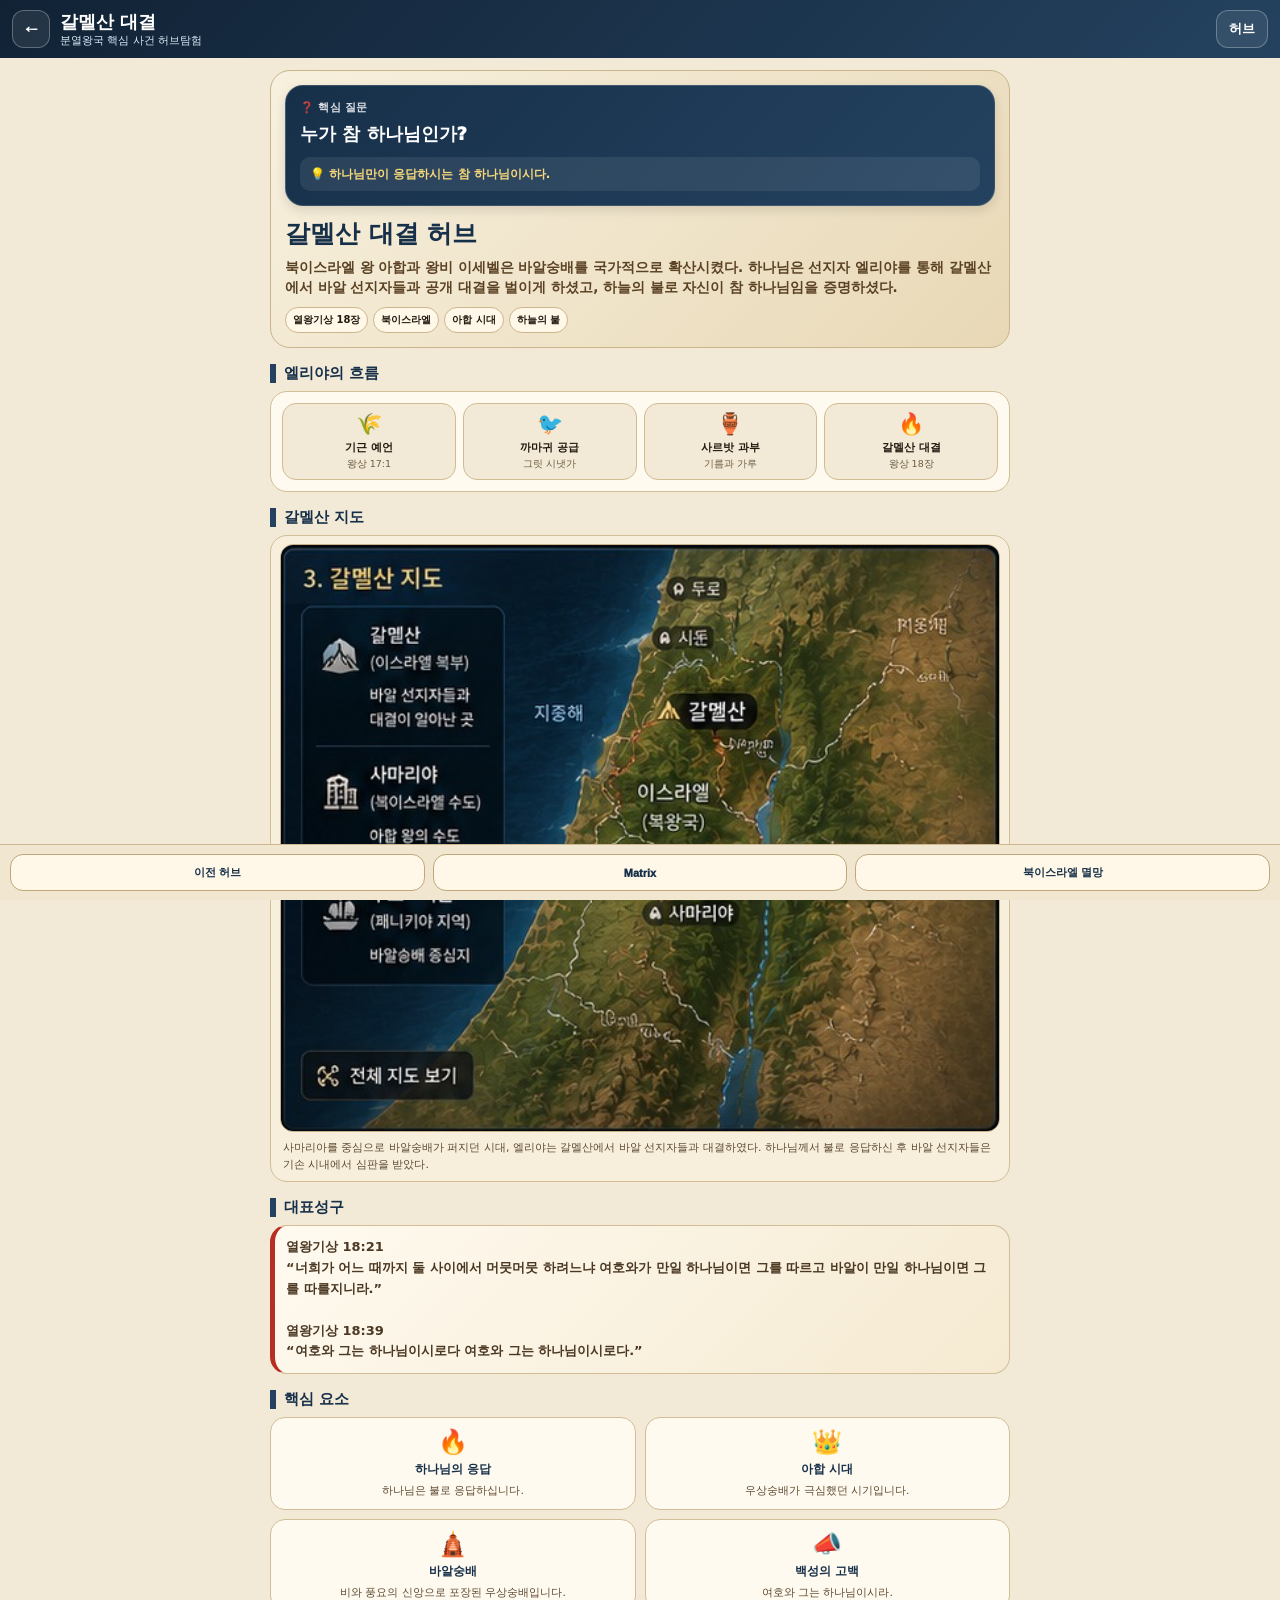
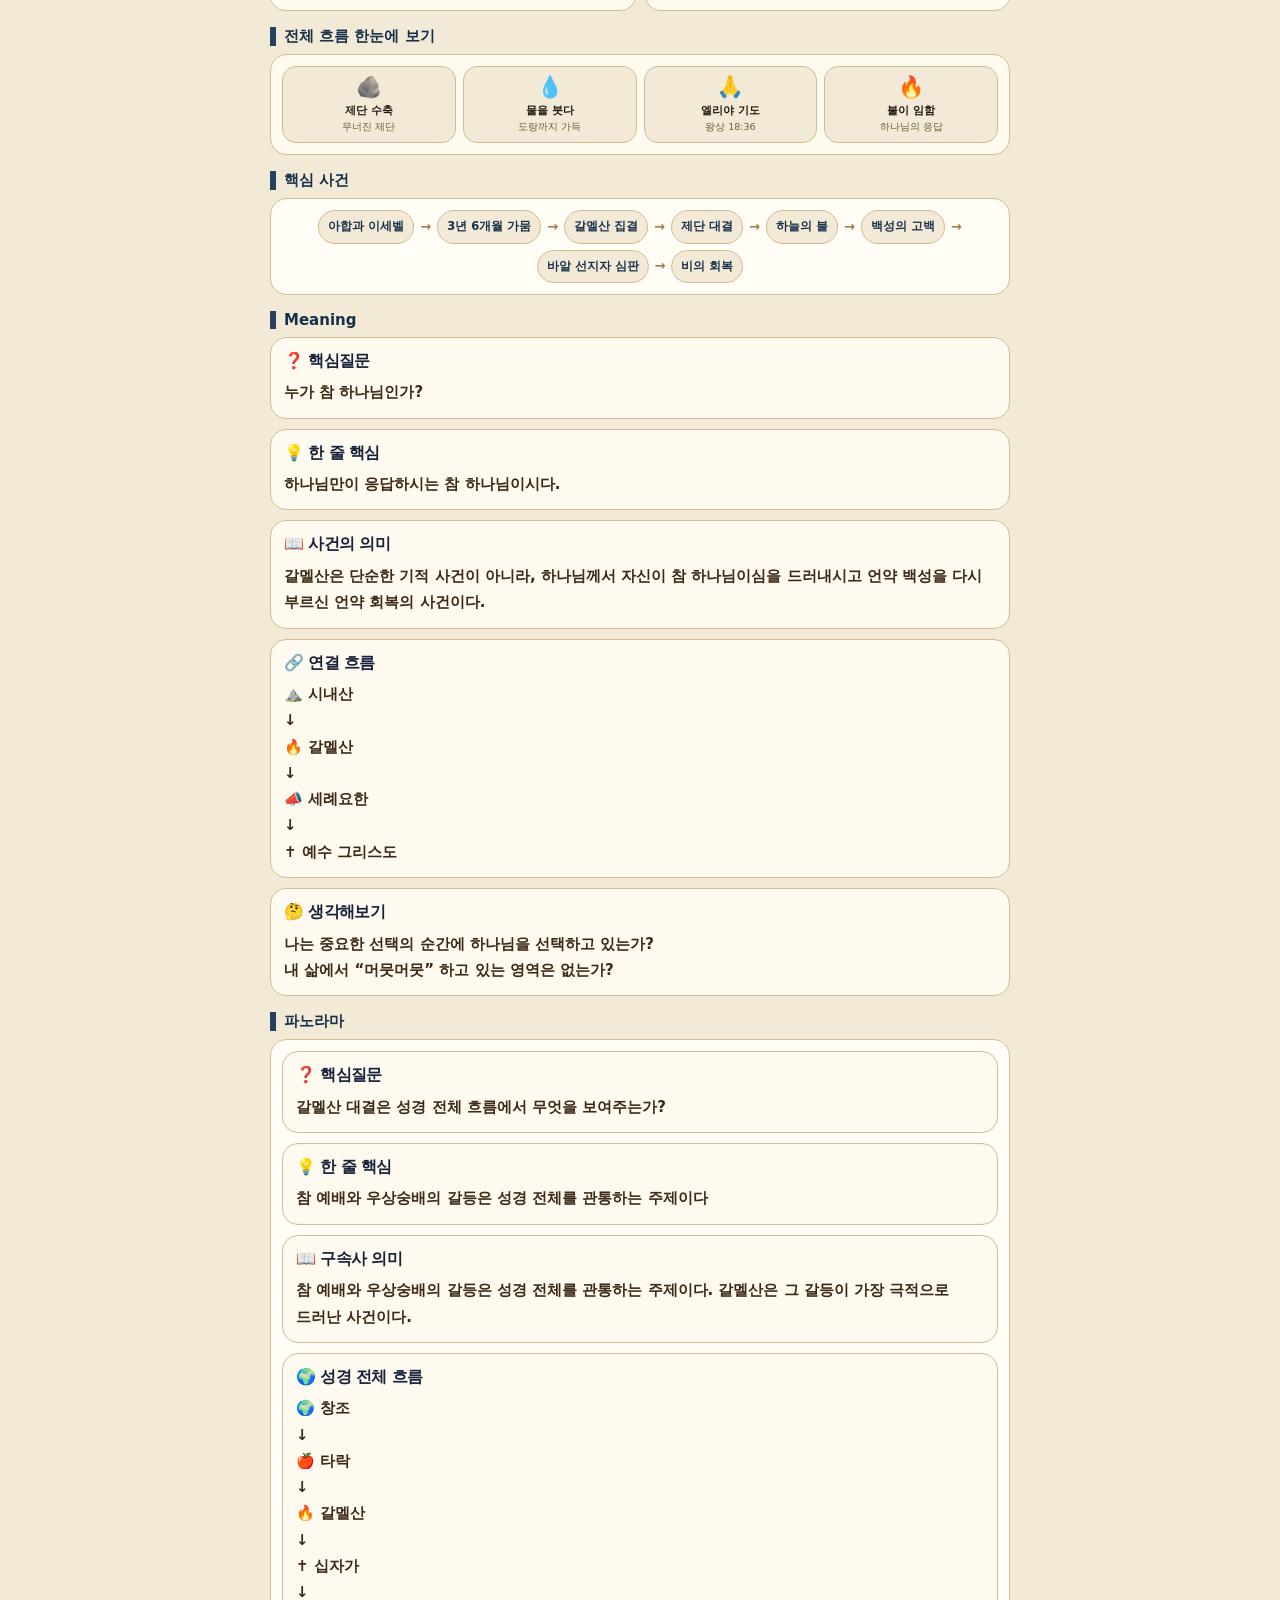
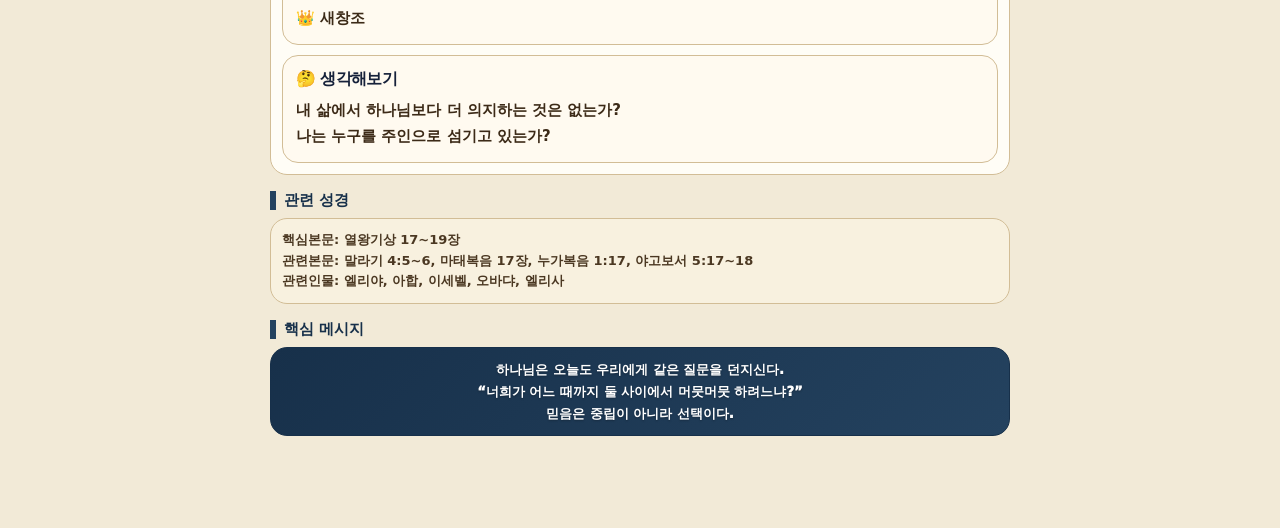
<file: hubs/index.html>
<!DOCTYPE html>
<html lang="ko">
<head>
  <meta charset="UTF-8">
  <meta name="viewport" content="width=device-width,initial-scale=1.0,viewport-fit=cover">
  <title>CEN 분열왕국 5허브</title>
  <link rel="manifest" href="manifest.json">
  <meta name="theme-color" content="#17304a">
  <link rel="stylesheet" href="css/style.css">
</head>
<body>
  <header class="topbar">
    <button class="back" id="backBtn">←</button>
    <div class="titlebox">
      <b id="appTitle">CEN Hub</b>
      <span id="appSub">분열왕국 핵심 사건 허브탐험</span>
    </div>
    <button class="menu" id="hubListBtn">허브</button>
  </header>

  <main class="wrap">
    <section class="hero" id="hero"></section>

    <section class="section" id="mainFlowSection">
      <h2 id="flowTitle">핵심 흐름</h2>
      <div class="card flow" id="mainFlow"></div>
    </section>

    <section class="section" id="mapSection">
      <h2 id="mapTitle">지도</h2>
      <div class="card mapCard">
        <img id="mapImg" alt="허브 지도">
        <p id="mapCaption"></p>
      </div>
    </section>

    <section class="section optional" id="verseSection">
      <h2>대표성구</h2>
      <div class="card verseCard" id="verse"></div>
    </section>

    <section class="section" id="keyItemsSection">
      <h2>핵심 요소</h2>
      <div class="infoGrid" id="keyItems"></div>
    </section>

    <section class="section" id="overviewFlowSection">
      <h2>전체 흐름 한눈에 보기</h2>
      <div class="card flow" id="overviewFlow"></div>
    </section>

    <section class="section optional" id="eventsSection">
      <h2>핵심 사건</h2>
      <div class="card proseCard" id="events"></div>
    </section>

    <section class="section optional" id="meaningSection">
      <h2>핵심 의미</h2>
      <div class="card proseCard" id="meaning"></div>
    </section>

    <section class="section" id="linksSection">
      <h2>Meaning</h2>
      <div class="links" id="links"></div>
    </section>

    <section class="section optional" id="integrationSection">
      <h2>파노라마</h2>
      <div class="card proseCard" id="integration"></div>
    </section>

    <section class="section optional" id="bibleSection">
      <h2>관련 성경</h2>
      <div class="card bibleCard" id="bible"></div>
    </section>

    <section class="section optional" id="messageSection">
      <h2>핵심 메시지</h2>
      <div class="card messageCard" id="message"></div>
    </section>
  </main>

  <nav class="bottom">
    <button id="prevBtn">이전 허브</button>
    <button id="matrixBtn">Matrix</button>
    <button id="nextBtn">다음 허브</button>
  </nav>

  <div class="drawer" id="drawer">
    <div class="drawerPanel">
      <div class="drawerHead"><b>허브 목록</b><button id="drawerClose">×</button></div>
      <div id="hubList"></div>
    </div>
  </div>
  <script src="js/app.js?v=m07-v36-actual-fixed"></script>
</body>
</html>
</file>
<file: hubs/css/style.css>
*{box-sizing:border-box}body{margin:0;background:#f2ead7;color:#21190f;font-family:system-ui,-apple-system,BlinkMacSystemFont,"Segoe UI",sans-serif}.topbar{position:sticky;top:0;z-index:50;background:linear-gradient(135deg,#112235,#24425f);color:#fff;padding:10px 12px;display:flex;align-items:center;gap:10px}.back,.menu{border:1px solid rgba(255,255,255,.28);background:rgba(255,255,255,.08);color:#fff;border-radius:12px;height:38px;font-weight:950}.back{width:38px;font-size:18px}.menu{padding:0 12px}.titlebox{flex:1}.titlebox b{display:block;font-size:18px}.titlebox span{display:block;font-size:10.5px;color:#d9e9f7}.wrap{max-width:760px;margin:0 auto;padding:12px 10px 92px}.hero{border:1px solid #c9b48c;background:linear-gradient(135deg,#f8f1df,#e8d8b6);border-radius:20px;padding:14px;margin-bottom:12px}.hero .kicker{font-size:11px;color:#7d5524;font-weight:950}.hero h1{margin:6px 0 0;font-size:25px;line-height:1.15;color:#17304a}.hero p{margin:8px 0 0;font-size:13.5px;line-height:1.5;font-weight:800;color:#5b4224}.tags{display:flex;gap:5px;flex-wrap:wrap;margin-top:10px}.tags span{border:1px solid #ccb78d;background:#fff8e8;border-radius:999px;padding:5px 7px;font-size:10px;font-weight:900}.section{margin-top:16px}.section h2{font-size:15px;margin:0 0 8px;color:#17304a;border-left:6px solid #24425f;padding-left:8px}.card{background:#fffaf0;border:1px solid #d2bd96;border-radius:17px;padding:11px}.flow{display:grid;grid-template-columns:repeat(3,minmax(0,1fr));gap:7px}.node{background:#f2ead7;border:1px solid #d1bb92;border-radius:14px;padding:8px 5px;text-align:center}.node .ico{font-size:21px}.node b{display:block;font-size:11px;margin-top:4px}.node small{display:block;font-size:9.5px;color:#6d5b40;margin-top:3px;line-height:1.35}.infoGrid{display:grid;grid-template-columns:repeat(2,minmax(0,1fr));gap:9px}.infoBox{background:#fffaf0;border:1px solid #d2bd96;border-radius:15px;padding:10px;text-align:center}.infoBox .ico{font-size:24px}.infoBox b{display:block;margin-top:5px;color:#17304a;font-size:12px}.infoBox p{margin:5px 0 0;font-size:10.8px;line-height:1.45;color:#5f4a30}.mapCard{overflow:hidden;padding:8px;background:#f7efdc}.mapCard img{display:block;width:100%;max-width:720px;margin:0 auto;border-radius:13px;border:1px solid #c7b089;background:#efe4c8}.mapCard p{font-size:11px;color:#5d4a32;margin:8px 4px 0;line-height:1.5}.timeline{display:grid;grid-template-columns:repeat(2,minmax(0,1fr));gap:8px}.t{text-align:center;font-size:10.5px;color:#6d5b40;background:#f2ead7;border:1px solid #d1bb92;border-radius:13px;padding:8px 4px}.dot{width:12px;height:12px;border-radius:50%;background:#9d7a46;margin:6px auto}.t.active{font-weight:950;color:#17304a}.t.active .dot{background:#b72e22;box-shadow:0 0 0 5px rgba(183,46,34,.16)}.links{display:grid;grid-template-columns:repeat(2,minmax(0,1fr));gap:9px}.links button{border:1px solid #bfa77a;background:#fff8e8;border-radius:13px;padding:12px 6px;font-weight:950;color:#17304a}.links button.primary{background:#24425f;color:#fff}.bottom{position:fixed;left:0;right:0;bottom:0;background:#f1e6cf;border-top:1px solid #cdb98f;display:flex;gap:8px;padding:9px 10px;z-index:60}.bottom button{flex:1;border:1px solid #bfa77a;background:#fff8e8;border-radius:13px;padding:10px 4px;font-size:11px;font-weight:950;color:#17304a}.drawer{display:none;position:fixed;inset:0;background:rgba(0,0,0,.35);z-index:100;align-items:flex-end}.drawer.show{display:flex}.drawerPanel{width:100%;max-height:74vh;background:#fffaf0;border-radius:20px 20px 0 0;overflow:auto}.drawerHead{display:flex;justify-content:space-between;align-items:center;padding:14px 16px;border-bottom:1px solid #e2d3b4}.drawerHead button{border:0;background:#eadfc6;border-radius:10px;width:34px;height:34px;font-size:22px}.hubItem{width:100%;text-align:left;border:0;border-bottom:1px solid #eadfc6;background:#fffaf0;padding:13px 16px}.hubItem b{display:block;color:#17304a}.hubItem span{font-size:12px;color:#6d5b40}@media(min-width:720px){.flow{grid-template-columns:repeat(4,minmax(0,1fr))}.timeline{grid-template-columns:repeat(4,minmax(0,1fr))}.links{grid-template-columns:repeat(4,minmax(0,1fr))}}
#verse,#events,#meaning,#integration,#bible,#message{line-height:1.6;font-size:13px;white-space:pre-line}.messageStrong{font-weight:900;color:#17304a}

/* Galmel standard hub extension */
.verseCard,.proseCard,.bibleCard,.messageCard{font-size:12.3px;line-height:1.65;color:#4b3822;font-weight:780;white-space:normal}
.verseCard{border-left:5px solid #b72e22;background:linear-gradient(135deg,#fffaf0,#f5ead1)}
.proseCard{background:#fffdf6}
.bibleCard{background:#f8f1df}
.messageCard{background:linear-gradient(135deg,#17304a,#24425f);color:#fff;border-color:#17304a}
.messageStrong{font-size:13.2px;line-height:1.65;font-weight:950;text-align:center;word-break:keep-all}
.cleanList{margin:0;padding-left:18px}.cleanList li{margin:4px 0}.arrowFlow{display:flex;gap:6px;flex-wrap:wrap;align-items:center;justify-content:center;line-height:1.5}.arrowFlow span{background:#f2ead7;border:1px solid #d1bb92;border-radius:999px;padding:7px 9px;font-size:11.5px;font-weight:900;color:#17304a}.arrowFlow b{color:#9d7a46}.optional[style*="display: none"]{margin:0}


/* Galmel standard v2 fixes */
.messageCard{background:linear-gradient(135deg,#17304a,#24425f);color:#fff !important;border-color:#17304a}
.messageCard,.messageCard *{color:#fff !important}
.messageCard .messageStrong{color:#fff !important;text-shadow:0 1px 2px rgba(0,0,0,.28)}


/* CEN 3.0 Question Card + Explore Card */
.questionCard{
  background:linear-gradient(135deg,#17304a,#24425f);
  color:#fff;
  border-radius:18px;
  padding:14px;
  margin-bottom:14px;
  border:1px solid rgba(255,255,255,.15);
  box-shadow:0 4px 12px rgba(0,0,0,.12);
}
.qMark{font-size:11px;font-weight:900;opacity:.85;margin-bottom:6px;letter-spacing:.3px}
.qText{font-size:18px;font-weight:950;line-height:1.45;margin-bottom:10px;word-break:keep-all}
.oneLine{background:rgba(255,255,255,.08);border-radius:10px;padding:8px 10px;font-size:12px;line-height:1.5;color:#f7d87b;font-weight:900}
.exploreBox{display:grid;gap:12px}
.exploreSummary{background:#fffdf6;border:1px solid #e1cfaa;border-radius:14px;padding:12px;font-size:13px;line-height:1.7;font-weight:850;color:#4b3822;word-break:keep-all}
.exploreFlowTitle{display:inline-block;justify-self:start;background:#24425f;color:#fff;border-radius:999px;padding:6px 10px;font-size:11px;font-weight:950}
.exploreFlow{display:grid;gap:7px}
.exploreNode{display:flex;align-items:center;gap:10px;background:#f2ead7;border:1px solid #d1bb92;border-radius:15px;padding:10px 11px}
.exploreIcon{width:34px;height:34px;flex:0 0 34px;border-radius:12px;background:#fff8e8;border:1px solid #d1bb92;display:flex;align-items:center;justify-content:center;font-size:20px}
.exploreNode b{display:block;color:#17304a;font-size:13px;margin-bottom:2px}
.exploreNode span{display:block;color:#6d5b40;font-size:11.5px;font-weight:850;line-height:1.35}
.flowArrow{text-align:center;color:#9d7a46;font-size:17px;font-weight:950;line-height:1}
.thinkBox{background:linear-gradient(135deg,#fff8e8,#f2ead7);border:1px solid #d1bb92;border-radius:15px;padding:12px;color:#4b3822}
.thinkBox b{display:block;color:#17304a;margin-bottom:6px;font-size:13px}
.thinkBox p{margin:0;font-size:13px;line-height:1.65;font-weight:850;white-space:pre-line;word-break:keep-all}


/* M07 v4: 연결탐험 영역에 탐험 카드 배치 */
.links .exploreBox{
  grid-column:1/-1;
  width:100%;
}
.links .exploreSummary,
.links .thinkBox{
  width:100%;
}
.links .exploreFlow{
  width:100%;
}

/* 통합탐험/연결탐험 카드 정갈화 */
.exploreSummary{
  border-radius:15px;
}
.exploreNode{
  border-radius:15px;
}
.exploreIcon{
  border-radius:12px;
}
.thinkBox{
  border-radius:15px;
}


/* v3.4 M07 safe: 연결탐험/통합탐험 카드 내부만 표준화 */
.exploreGrid{display:grid;grid-template-columns:1fr!important;gap:10px!important}
.exploreCard{
  border:1px solid #d2bd96;
  border-radius:16px;
  background:#fffaf0;
  padding:12px 13px;
}
.exploreCard b{
  display:block;
  color:#16213a;
  font-size:16px;
  margin-bottom:8px;
  line-height:1.35;
  font-weight:950;
  letter-spacing:-.04em;
}
.exploreCard p{
  margin:0;
  color:#3c2a17;
  font-size:15px;
  line-height:1.75;
  font-weight:780;
  word-break:keep-all;
}


/* v3.6 M07 actual data standard */
.exploreGrid{display:grid!important;grid-template-columns:1fr!important;gap:10px!important}
.exploreCard{
  border:1px solid #d2bd96!important;
  border-radius:16px!important;
  background:#fffaf0!important;
  padding:12px 13px!important;
  margin:0!important;
}
.exploreCard b{
  display:block!important;
  color:#16213a!important;
  font-size:16px!important;
  margin-bottom:8px!important;
  line-height:1.35!important;
  font-weight:950!important;
}
.exploreCard p{
  margin:0!important;
  color:#3c2a17!important;
  font-size:15px!important;
  line-height:1.75!important;
  font-weight:780!important;
  word-break:keep-all!important;
}


/* v37 width fix */
.exploreGrid,
#links,
#integration{
  display:grid !important;
  grid-template-columns:1fr !important;
  width:100% !important;
}

.exploreCard{
  width:100% !important;
  max-width:100% !important;
  display:block !important;
  box-sizing:border-box !important;
}
</file>
